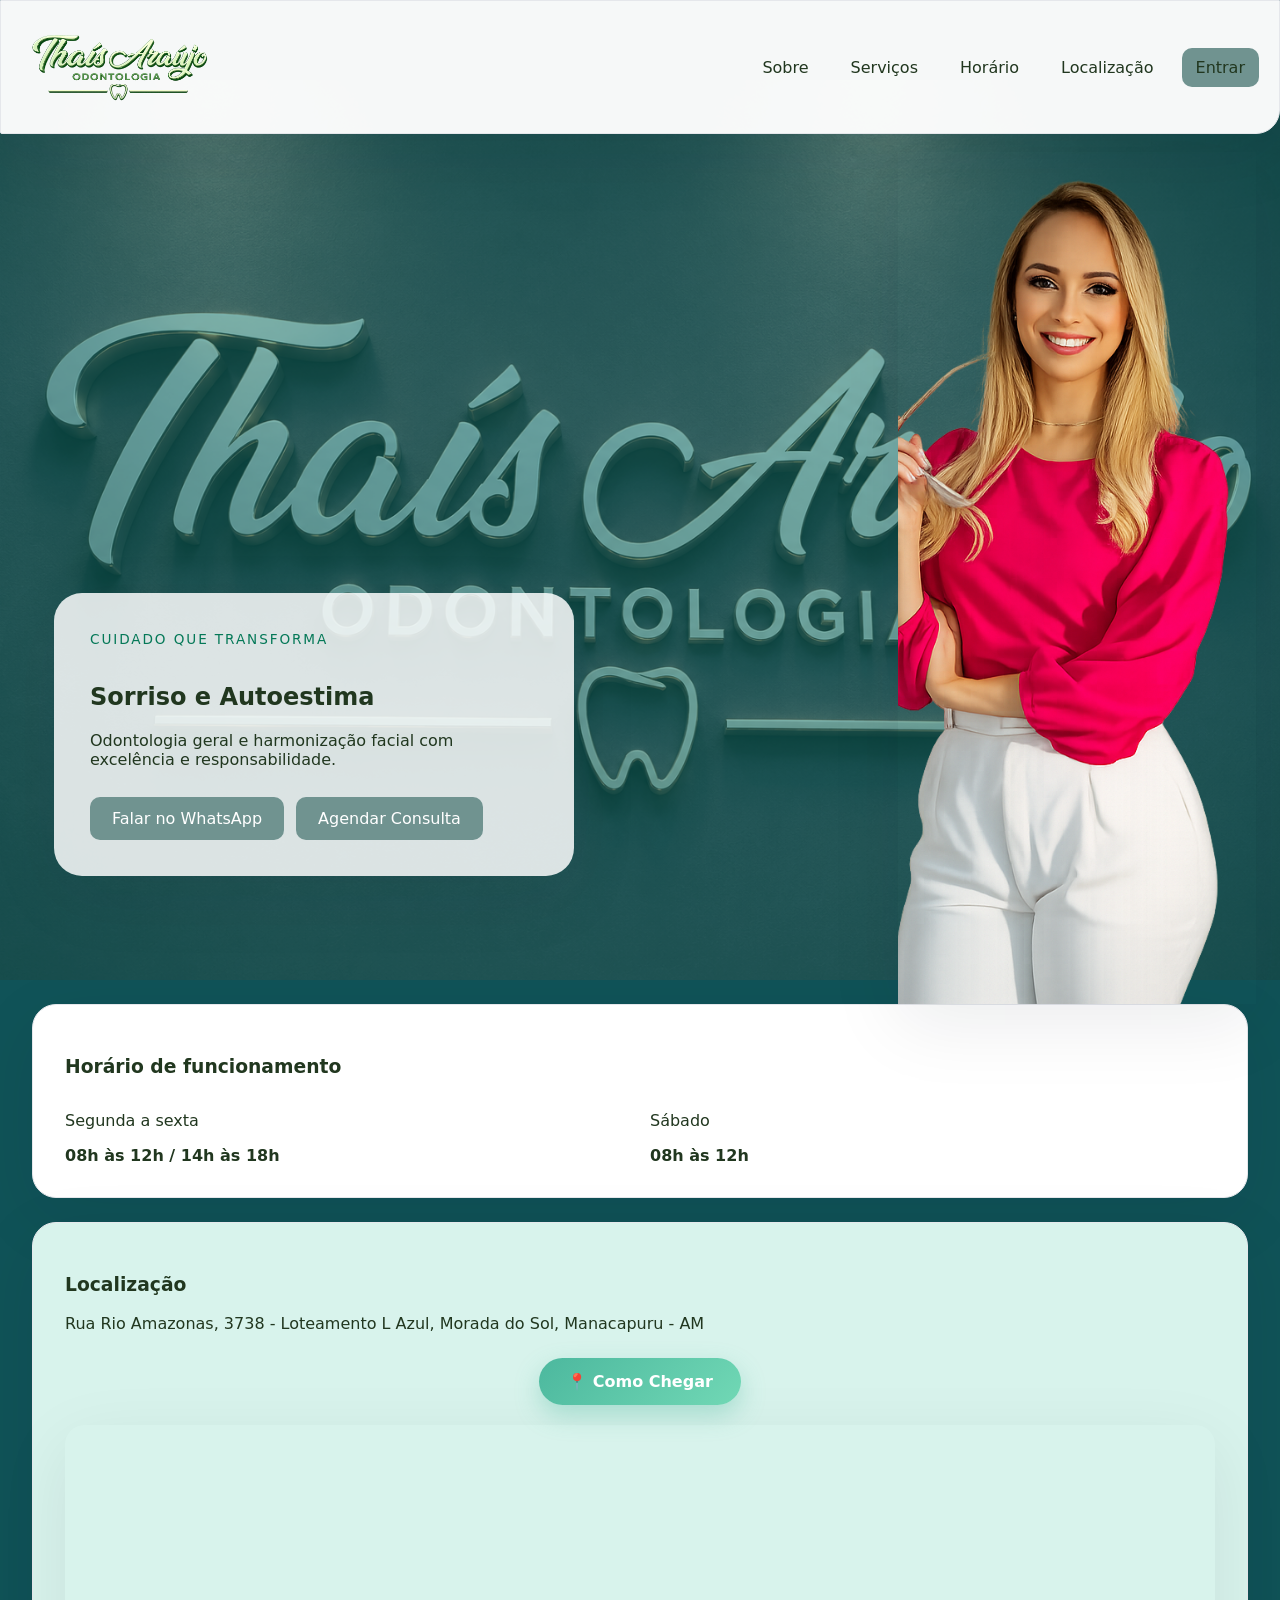
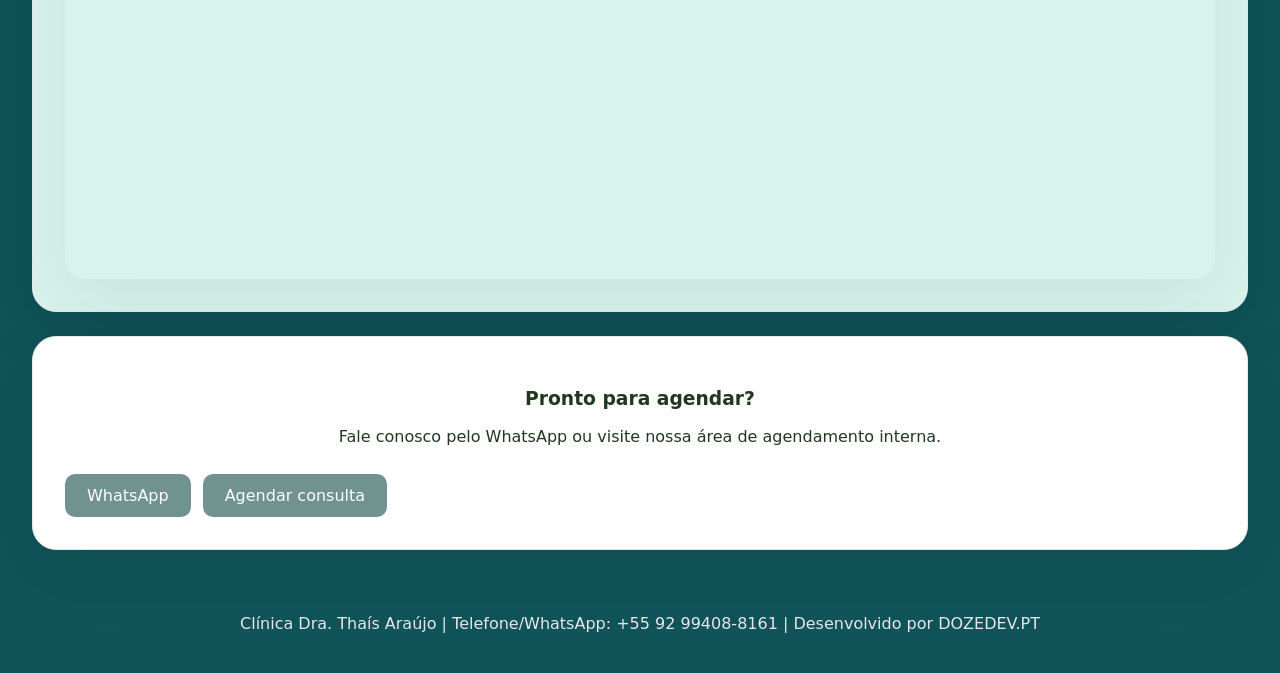
<file: index.html>
<!DOCTYPE html>
<html lang="pt-BR">
<head>
  <meta charset="UTF-8" />
  <meta name="viewport" content="width=device-width, initial-scale=1.0" />
  <title>Clínica Dra. Thaís Araújo</title>
  <link rel="stylesheet" href="css/style.css" />
</head>
<body>
  <header class="site-header">
    <div class="brand">
      <img src="img/logoclinica.png" alt="Logo Clínica Dra. Thaís Araújo" class="brand-logo" />
    </div>
    <nav class="main-nav">
      <a href="about.html">Sobre</a>
      <a href="servicos.html">Serviços</a>
      <a href="#horario">Horário</a>
      <a href="#localizacao">Localização</a>
      <a href="login.html" class="button button-secondary">Entrar</a>
    </nav>
  </header>

  <main>
    <section class="hero hero-home">
      <div class="hero-overlay"></div>
      <div class="hero-card">
        <span class="eyebrow">Cuidado que transforma</span>
        <h1>Sorriso e Autoestima</h1>
        <p>Odontologia geral e harmonização facial com excelência e responsabilidade.</p>
        <div class="hero-actions">
          <a href="https://wa.me/5592994088161" class="button button-primary" target="_blank" rel="noopener">Falar no WhatsApp</a>
          <a href="login.html" class="button button-secondary">Agendar Consulta</a>
        </div>
      </div>
      <div class="hero-side-image"></div>
    </section>

    <div class="welcome-modal-overlay hidden" id="welcomeModal">
      <div class="welcome-modal">
        <button class="modal-close" id="closeWelcomeModal" aria-label="Fechar">×</button>
        <h2>Bem-vindo à Clínica Dra. Thaís Araújo</h2>
        <p>Uma clínica dedicada à saúde bucal e à estética facial, com atendimento humanizado, tecnologia moderna e tratamentos personalizados para todas as idades.</p>
        <div class="home-links modal-links">
          <a href="about.html" class="button button-secondary">Conheça a Clínica</a>
          <a href="servicos.html" class="button button-primary">Veja nossos Serviços</a>
        </div>
      </div>
    </div>

    <section id="horario" class="section-block">
      <h3>Horário de funcionamento</h3>
      <div class="info-grid">
        <div>
          <p>Segunda a sexta</p>
          <strong>08h às 12h / 14h às 18h</strong>
        </div>
        <div>
          <p>Sábado</p>
          <strong>08h às 12h</strong>
        </div>
      </div>
    </section>

    <section id="localizacao" class="section-block alt">
    <h3>Localização</h3>

    <p>
        Rua Rio Amazonas, 3738 - Loteamento L Azul,
        Morada do Sol, Manacapuru - AM
    </p>

    <div class="localizacao-acoes">
    <a
        href="https://www.google.com/maps/search/?api=1&query=Rua+Rio+Amazonas,+3738,+Loteamento+L+Azul,+Morada+do+Sol,+Manacapuru,+AM"
        target="_blank"
        class="btn-mapa">
        📍 Como Chegar
    </a>
</div>
    

    <div class="map-frame">
        <iframe src="https://www.google.com/maps/embed?pb=!1m16!1m12!1m3!1d996.8682499976125!2d-60.64599379081395!3d-3.2800552326695853!2m3!1f0!2f0!3f0!3m2!1i1024!2i768!4f13.1!2m1!1sdra.%20thais%20araujo%20manacapuru!5e1!3m2!1spt-PT!2spt!4v1782836597297!5m2!1spt-PT!2spt" width="600" height="450" style="border:0;" allowfullscreen="" loading="lazy" referrerpolicy="strict-origin-when-cross-origin"></iframe>
    </div>
</section>

    <section class="section-block contact-panel">
      <h3>Pronto para agendar?</h3>
      <p>Fale conosco pelo WhatsApp ou visite nossa área de agendamento interna.</p>
      <div class="hero-actions">
        <a href="https://wa.me/5592994088161" class="button button-primary" target="_blank" rel="noopener">WhatsApp</a>
        <a href="login.html" class="button button-secondary">Agendar consulta</a>
      </div>
    </section>
  </main>

  <footer class="site-footer">
    <p>Clínica Dra. Thaís Araújo | Telefone/WhatsApp: +55 92 99408-8161  |  Desenvolvido por <a href="https://www.dozedev.pt" target="_blank" rel="noopener">DOZEDEV.PT</a>
  </footer>
  <script>
    const siteHeader = document.querySelector('.site-header');
    const welcomeModal = document.getElementById('welcomeModal');
    const closeWelcomeModal = document.getElementById('closeWelcomeModal');

    window.addEventListener('scroll', () => {
      if (!siteHeader) return;
      siteHeader.classList.toggle('hidden', window.scrollY > 20);
    });

    window.addEventListener('load', () => {
      setTimeout(() => {
        welcomeModal.classList.remove('hidden');
      }, 5000);
    });

    closeWelcomeModal.addEventListener('click', () => {
      welcomeModal.classList.add('hidden');
    });

    welcomeModal.addEventListener('click', (event) => {
      if (event.target === welcomeModal) {
        welcomeModal.classList.add('hidden');
      }
    });
  </script>
</body>
</html>
</file>
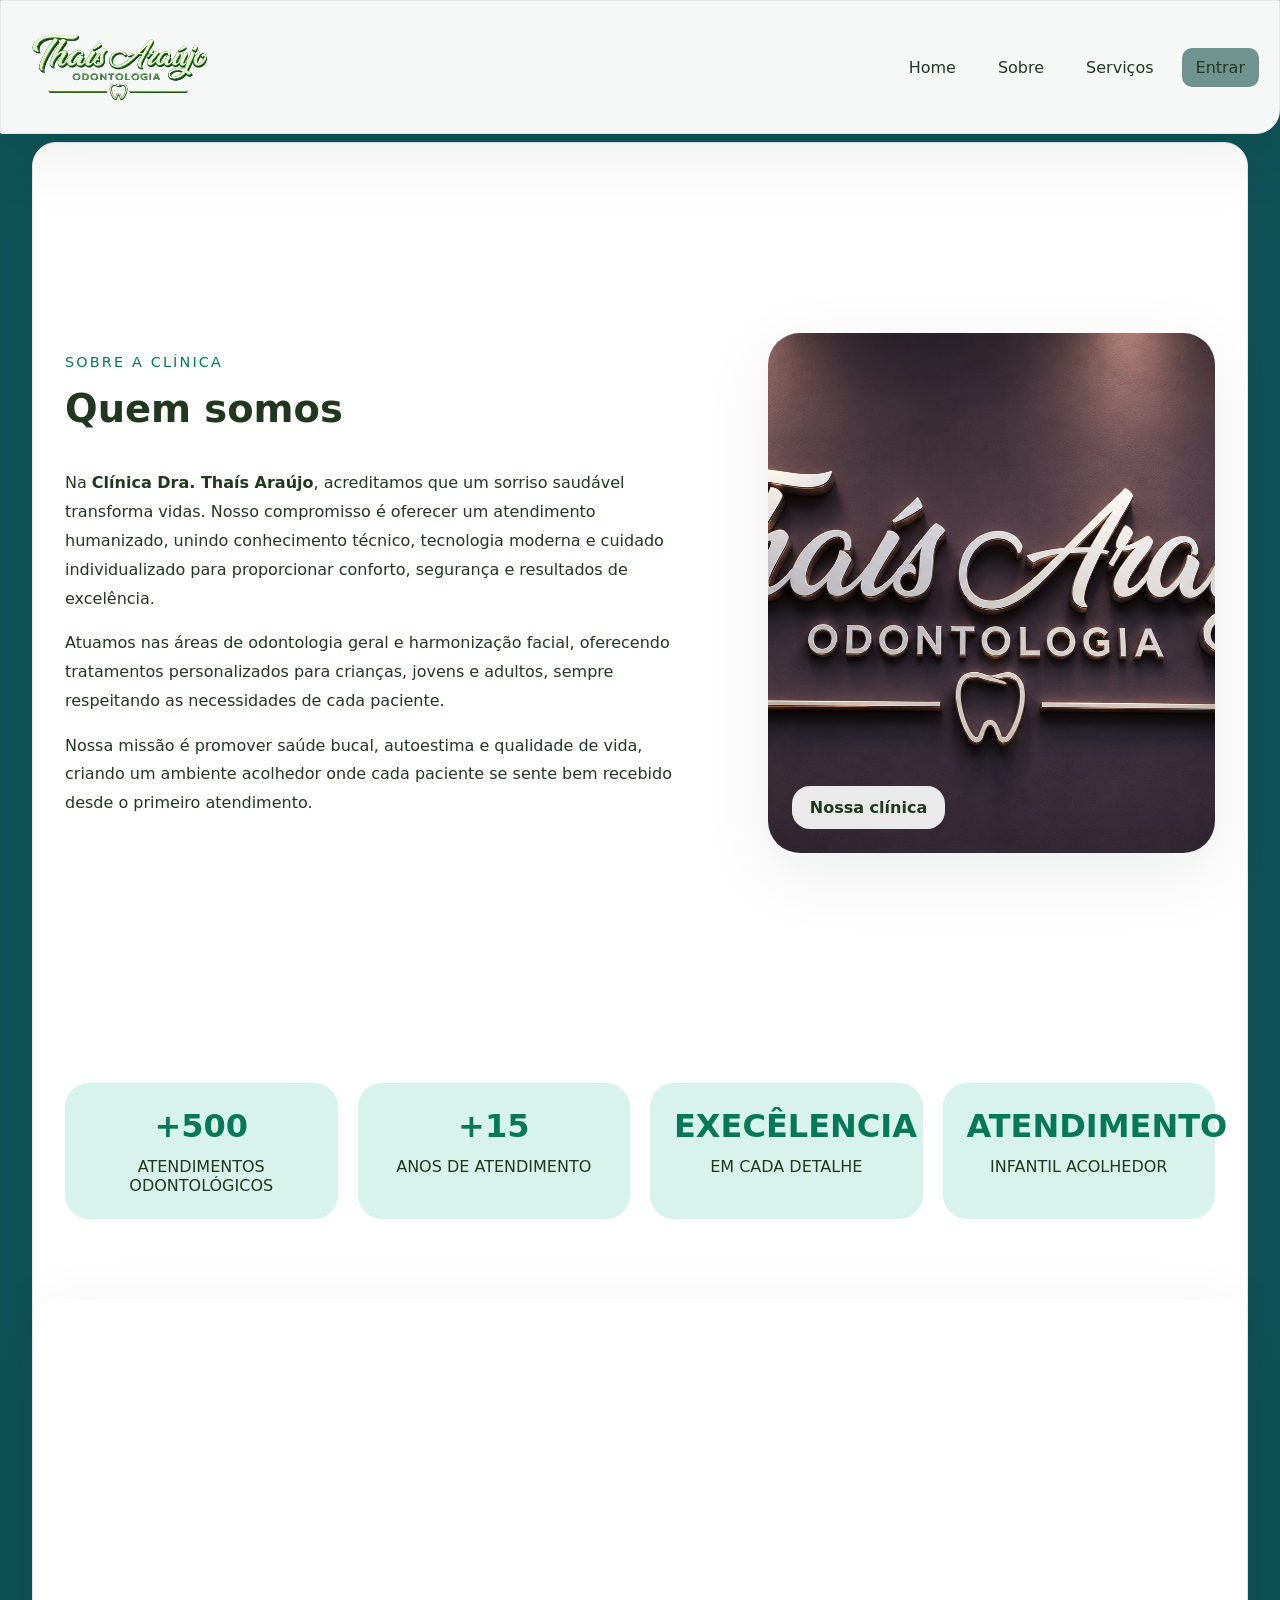
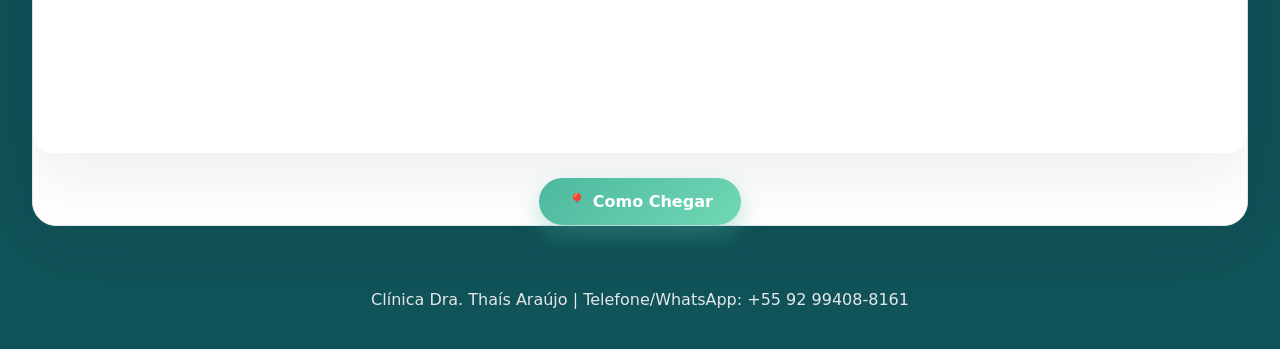
<file: about.html>
<!DOCTYPE html>
<html lang="pt-BR">
<head>
  <meta charset="UTF-8" />
  <meta name="viewport" content="width=device-width, initial-scale=1.0" />
  <title>Sobre a Clínica - Clínica Dra. Thaís Araújo</title>
  <link rel="stylesheet" href="css/style.css" />
</head>
<body>
  <header class="site-header">
    <div class="brand">
      <img src="img/logoclinica.png" alt="Logo Clínica Dra. Thaís Araújo" class="brand-logo" />
    </div>
    <nav class="main-nav">
      <a href="index.html">Home</a>
      <a href="about.html">Sobre</a>
      <a href="servicos.html">Serviços</a>
      <a href="login.html" class="button button-secondary">Entrar</a>
    </nav>
  </header>
<br>
<br>
  <main>
    <section class="section-block sobre-clinica">
      <div class="sobre-layout">
        <div class="sobre-texto">
          <span class="eyebrow">Sobre a clínica</span>
          <h3>Quem somos</h3>
          <p>Na <strong>Clínica Dra. Thaís Araújo</strong>, acreditamos que um sorriso saudável transforma vidas. Nosso compromisso é oferecer um atendimento humanizado, unindo conhecimento técnico, tecnologia moderna e cuidado individualizado para proporcionar conforto, segurança e resultados de excelência.</p>
          <p>Atuamos nas áreas de odontologia geral e harmonização facial, oferecendo tratamentos personalizados para crianças, jovens e adultos, sempre respeitando as necessidades de cada paciente.</p>
          <p>Nossa missão é promover saúde bucal, autoestima e qualidade de vida, criando um ambiente acolhedor onde cada paciente se sente bem recebido desde o primeiro atendimento.</p>
        </div>
        <div class="sobre-image-card">
          <div class="sobre-image-label">Nossa clínica</div>
        </div>
      </div>
      <div class="sobre-metrics">
        <article class="metric-card">
          <strong>+500</strong>
          <p>ATENDIMENTOS ODONTOLÓGICOS</p>
        </article>
        <article class="metric-card">
          <strong>+15</strong>
          <p>ANOS DE ATENDIMENTO</p>
        </article>
        <article class="metric-card">
          <strong>EXECÊLENCIA</strong>
          <p>EM CADA DETALHE</p>
        </article>
        <article class="metric-card">
          <strong>ATENDIMENTO</strong>
          <p>INFANTIL ACOLHEDOR</p>
        </article>
      </div>
      <div class="map-frame">
        <iframe src="https://www.google.com/maps/embed?pb=!1m16!1m12!1m3!1d996.8682499976125!2d-60.64599379081395!3d-3.2800552326695853!2m3!1f0!2f0!3f0!3m2!1i1024!2i768!4f13.1!2m1!1sdra.%20thais%20araujo%20manacapuru!5e1!3m2!1spt-PT!2spt!4v1782836597297!5m2!1spt-PT!2spt"
         width="600" 
         height="450" 
         style="border:0;" 
         allowfullscreen="" loading="lazy" 
         referrerpolicy="strict-origin-when-cross-origin"></iframe>
      </div>

      <div class="localizacao-acoes">
    <a
        href="https://www.google.com/maps/search/?api=1&query=Rua+Rio+Amazonas,+3738,+Loteamento+L+Azul,+Morada+do+Sol,+Manacapuru,+AM"
        target="_blank"
        class="btn-mapa">
        📍 Como Chegar
    </a>
</div>
    </section>
  </main>

  <footer class="site-footer">
    <p>Clínica Dra. Thaís Araújo | Telefone/WhatsApp: +55 92 99408-8161</p>
  </footer>
</body>
</html>
</file>
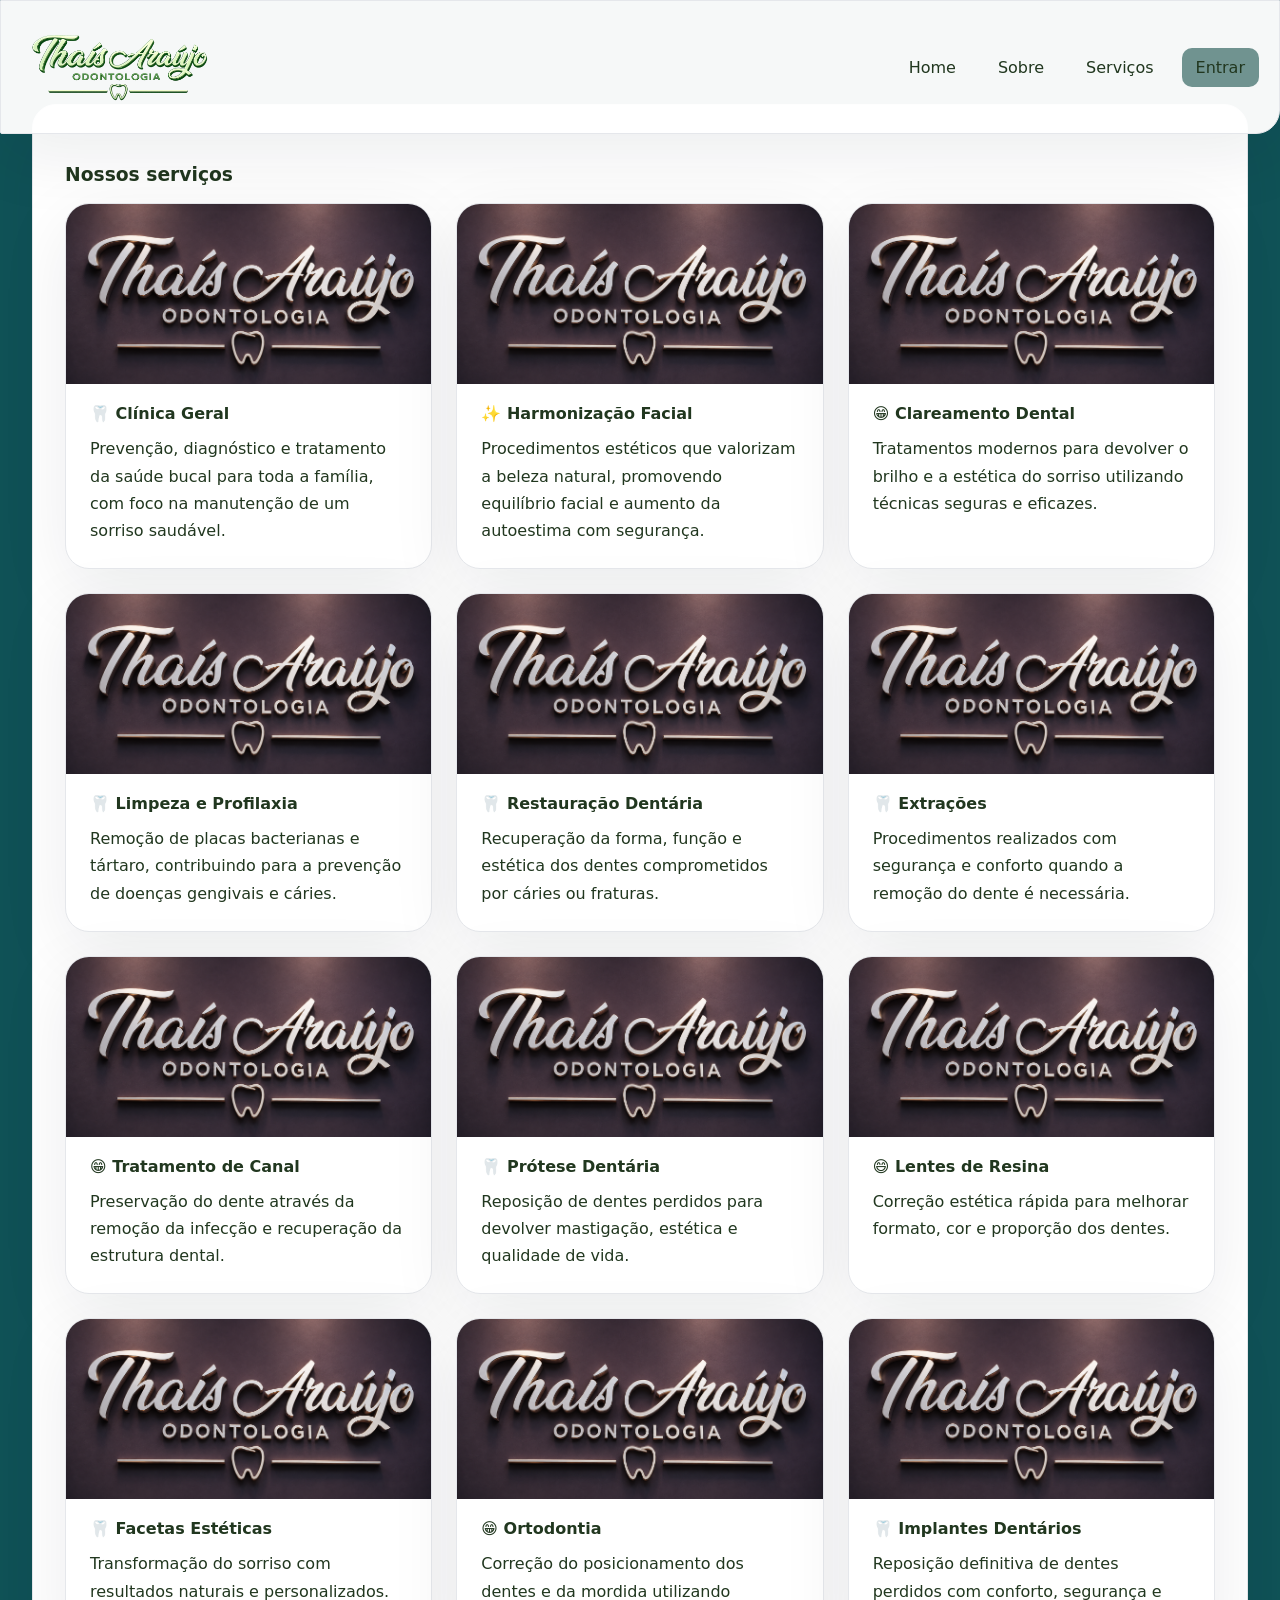
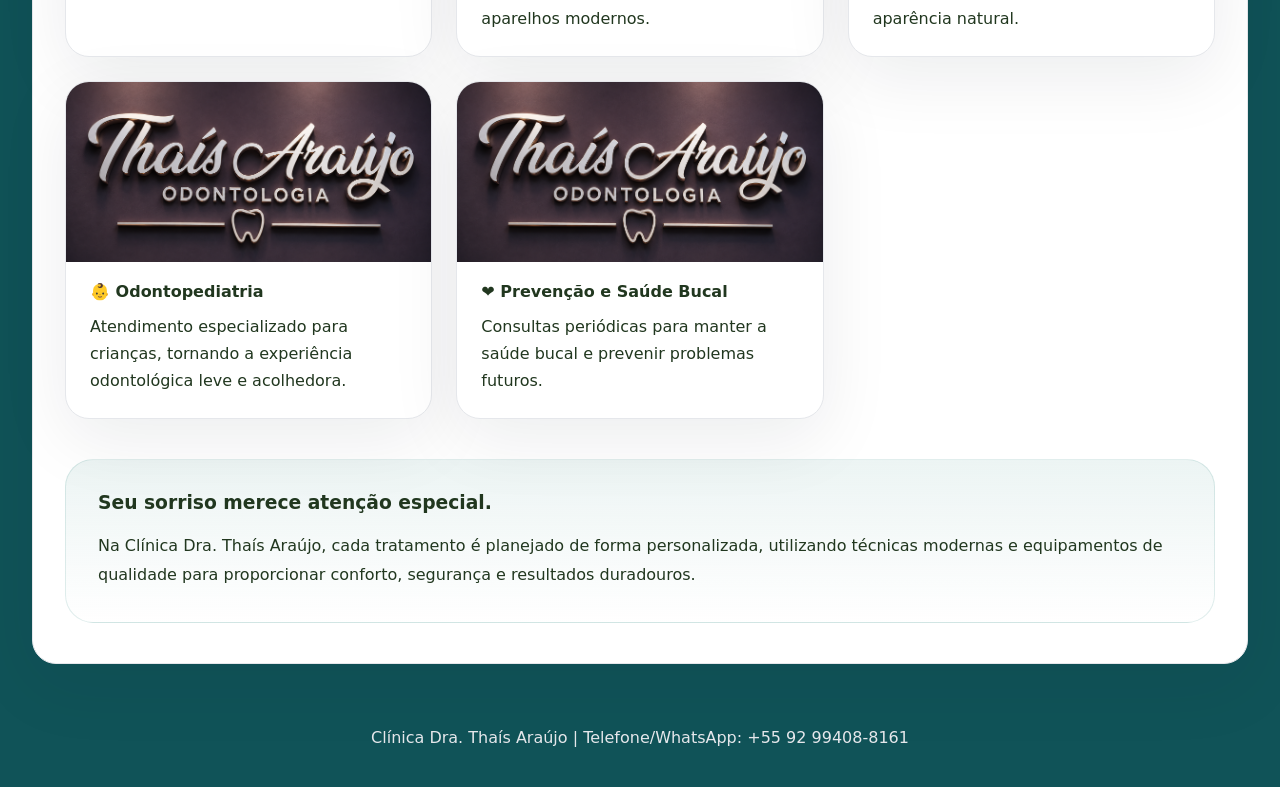
<file: servicos.html>
<!DOCTYPE html>
<html lang="pt-BR">
<head>
  <meta charset="UTF-8" />
  <meta name="viewport" content="width=device-width, initial-scale=1.0" />
  <title>Serviços - Clínica Dra. Thaís Araújo</title>
  <link rel="stylesheet" href="css/style.css" />
</head>
<body>
  <header class="site-header">
    <div class="brand">
      <img src="img/logoclinica.png" alt="Logo Clínica Dra. Thaís Araújo" class="brand-logo" />
    </div>
    <nav class="main-nav">
      <a href="index.html">Home</a>
      <a href="about.html">Sobre</a>
      <a href="servicos.html">Serviços</a>
      <a href="login.html" class="button button-secondary">Entrar</a>
    </nav>
  </header>

  <main>
    <section class="section-block servicos-section">
      <h3>Nossos serviços</h3>
      <div class="servicos-grid">
        <article class="servico-card">
          <div class="servico-image"></div>
          <h4>🦷 Clínica Geral</h4>
          <p>Prevenção, diagnóstico e tratamento da saúde bucal para toda a família, com foco na manutenção de um sorriso saudável.</p>
        </article>
        <article class="servico-card">
          <div class="servico-image"></div>
          <h4>✨ Harmonização Facial</h4>
          <p>Procedimentos estéticos que valorizam a beleza natural, promovendo equilíbrio facial e aumento da autoestima com segurança.</p>
        </article>
        <article class="servico-card">
          <div class="servico-image"></div>
          <h4>😁 Clareamento Dental</h4>
          <p>Tratamentos modernos para devolver o brilho e a estética do sorriso utilizando técnicas seguras e eficazes.</p>
        </article>
        <article class="servico-card">
          <div class="servico-image"></div>
          <h4>🦷 Limpeza e Profilaxia</h4>
          <p>Remoção de placas bacterianas e tártaro, contribuindo para a prevenção de doenças gengivais e cáries.</p>
        </article>
        <article class="servico-card">
          <div class="servico-image"></div>
          <h4>🦷 Restauração Dentária</h4>
          <p>Recuperação da forma, função e estética dos dentes comprometidos por cáries ou fraturas.</p>
        </article>
        <article class="servico-card">
          <div class="servico-image"></div>
          <h4>🦷 Extrações</h4>
          <p>Procedimentos realizados com segurança e conforto quando a remoção do dente é necessária.</p>
        </article>
        <article class="servico-card">
          <div class="servico-image"></div>
          <h4>😁 Tratamento de Canal</h4>
          <p>Preservação do dente através da remoção da infecção e recuperação da estrutura dental.</p>
        </article>
        <article class="servico-card">
          <div class="servico-image"></div>
          <h4>🦷 Prótese Dentária</h4>
          <p>Reposição de dentes perdidos para devolver mastigação, estética e qualidade de vida.</p>
        </article>
        <article class="servico-card">
          <div class="servico-image"></div>
          <h4>😄 Lentes de Resina</h4>
          <p>Correção estética rápida para melhorar formato, cor e proporção dos dentes.</p>
        </article>
        <article class="servico-card">
          <div class="servico-image"></div>
          <h4>🦷 Facetas Estéticas</h4>
          <p>Transformação do sorriso com resultados naturais e personalizados.</p>
        </article>
        <article class="servico-card">
          <div class="servico-image"></div>
          <h4>😁 Ortodontia</h4>
          <p>Correção do posicionamento dos dentes e da mordida utilizando aparelhos modernos.</p>
        </article>
        <article class="servico-card">
          <div class="servico-image"></div>
          <h4>🦷 Implantes Dentários</h4>
          <p>Reposição definitiva de dentes perdidos com conforto, segurança e aparência natural.</p>
        </article>
        <article class="servico-card">
          <div class="servico-image"></div>
          <h4>👶 Odontopediatria</h4>
          <p>Atendimento especializado para crianças, tornando a experiência odontológica leve e acolhedora.</p>
        </article>
        <article class="servico-card">
          <div class="servico-image"></div>
          <h4>❤️ Prevenção e Saúde Bucal</h4>
          <p>Consultas periódicas para manter a saúde bucal e prevenir problemas futuros.</p>
        </article>
      </div>
      <section class="destaque-section">
        <h3>Seu sorriso merece atenção especial.</h3>
        <p>Na Clínica Dra. Thaís Araújo, cada tratamento é planejado de forma personalizada, utilizando técnicas modernas e equipamentos de qualidade para proporcionar conforto, segurança e resultados duradouros.</p>
      </section>
    </section>
  </main>

  <footer class="site-footer">
    <p>Clínica Dra. Thaís Araújo | Telefone/WhatsApp: +55 92 99408-8161</p>
  </footer>
</body>
</html>
</file>
<file: css/style.css>
/* Estilo base para a clínica com cores elegantes e layout responsivo */
:root {
  --bg: #105358;
  --surface: #ffffff;
  --text: #21371f;
  --muted: #2b5338;
  --primary: #709390;
  --primary-soft: #d8f3ec;
  --secondary: #047857;
  --accent: #8b5cf6;
  --border: #e5e7eb;
  --shadow: 0 20px 70px rgba(15, 23, 42, 0.08);
}

* {
  box-sizing: border-box;
}

html {
  scroll-behavior: smooth;
}

body {
  margin: 0;
  font-family: Inter, system-ui, -apple-system, BlinkMacSystemFont, "Segoe UI", sans-serif;
  background: var(--bg);
  color: var(--text);
  min-height: 100vh;
}

img {
  max-width: 100%;
  display: block;
}

a {
  color: inherit;
  text-decoration: none;
}

button,
input,
textarea,
select {
  font: inherit;
}

button {
  cursor: pointer;
}

.site-header {
  display: flex;
  align-items: center;
  justify-content: space-between;
  gap: 18px;
  padding: 1px 20px;
  background: rgba(255, 255, 255, 0.96);
  border: 1px solid var(--border);
  border-radius: 0 0 24px 2px;
  box-shadow: var(--shadow);
  position: absolute;
  top: 0;
  left: 0;
  right: 0;
  width: 100%;
  max-width: none;
  transform: none;
  z-index: 999;
  transition: opacity 0.35s ease, transform 0.35s ease;
}

.site-header.hidden {
  opacity: 0;
  pointer-events: none;
  transform: translateY(-20px);
}

.dashboard-header {
  display: flex;
  align-items: center;
  justify-content: space-between;
  gap: 18px;
  padding: 14px 24px;
  background: rgba(255, 255, 255, 0.96);
  border: 1px solid var(--border);
  border-radius: 24px;
  box-shadow: var(--shadow);
  position: fixed;
  top: 0;
  left: 0;
  right: 0;
  width: 100%;
  z-index: 999;
}

.brand {
  display: flex;
  align-items: center;
  gap: 14px;
}

main {
  padding-top: 80px;
}

.home-intro {
  max-width: 520px;
  margin: 0;
  text-align: left;
  padding: 0;
  position: absolute;
  left: 24px;
  bottom: -160px;
  width: min(520px, calc(100% - 48px));
  z-index: 3;
}

.home-intro-card-content {
  padding: 24px;
}

.home-intro-card {
  background: rgba(255, 255, 255, 0.98);
  border: 1px solid rgba(255, 255, 255, 0.6);
  box-shadow: var(--shadow);
  border-radius: 28px;
  overflow: hidden;
}

.home-intro h2 {
  margin-bottom: 16px;
  font-size: clamp(1.75rem, 2.2vw, 2.5rem);
}

.home-links {
  display: flex;
  justify-content: flex-start;
  flex-wrap: wrap;
  gap: 14px;
  margin-top: 24px;
}

.hero-side-image {
  position: absolute;
  top: 24px;
  right: 24px;
  width: clamp(280px, 24vw, 360px);
  height: calc(100vh - 48px);
  background-image: url("../img/dra.png");
  background-size: cover;
  background-position: center;
  background-repeat: no-repeat;
  border-radius: 32px;
  box-shadow: var(--shadow);
  z-index: 1;
}

.brand-logo {
  width: 190%;
  height: 130px;
  object-fit: contain;
}

.brand h1,
.dashboard-header h1 {
  margin: 0;
  font-size: clamp(1.5rem, 2.2vw, 2rem);
}

.brand p,
small,
.link-secondary,
.site-footer p,
.page-content p,
.card p {
  color: var(--border);
}

.main-nav,
.dashboard-nav {
  display: flex;
  align-items: center;
  gap: 14px;
  flex-wrap: wrap;
}

.main-nav a,
.dashboard-nav a {
  color: var(--text);
  padding: 10px 14px;
  border-radius: 10px;
}

.main-nav a:hover,
.dashboard-nav a:hover {
  background: var(--primary-soft);
}

.button {
  border: none;
  border-radius: 10px;
  padding: 12px 22px;
  background: var(--primary);
  color: #fff;
  transition: transform 0.2s ease, background 0.2s ease;
}

.button:hover {
  transform: translateY(-1px);
  background: var(--secondary);
}

.button-outline {
  background: transparent;
  border: 1px solid var(--primary);
  color: var(--primary);
}

.button-secondary {
  background: var(--primary);
  color: #ffffff;
}

.hero-home {
  position: relative;
  min-height: 100vh;
  display: grid;
  place-items: center;
  padding: 0 24px 24px;
  background-image: url("../img/clinica.png");
  background-size: cover;
  background-position: center;
  background-repeat: no-repeat;
}

.hero-overlay {
  position: absolute;
  inset: 0;
  background: rgba(15, 118, 110, 0.55);
}

/* FOTO DRA */
.hero-side-image {
  position: absolute;
  top: 72px;
  right: 24px;
  bottom: 24px;
  width: clamp(80px, 28vw, 360px);
  background-image: url("../img/dra.png");
  background-size: cover;
  background-position: center;
  background-repeat: no-repeat;
  border-radius: 0px;
  box-shadow: var(--shadow);
  z-index: 1;
}

.hero-card {
  position: absolute;
  bottom: 104px;
  left: 54px;
  max-width: 520px;
  width: min(520px, calc(100% - 80px));
  background: rgba(255, 255, 255, 0.84);
  border-radius: 28px;
  padding: 36px;
  box-shadow: var(--shadow);
  z-index: 2;
  text-align: left;
}

.hero-card .eyebrow {
  display: inline-block;
  margin-bottom: 16px;
  color: var(--secondary);
  text-transform: uppercase;
  letter-spacing: 0.14em;
  font-size: 0.85rem;
}

.hero-card h2 {
  margin: 0 0 18px;
  font-size: clamp(2rem, 3vw, 3.2rem);
  line-height: 1.05;
}

.hero-card p {
  margin: 0;
  color: var(--text);
  max-width: 38rem;
}

.hero-actions {
  display: flex;
  flex-wrap: wrap;
  gap: 12px;
  margin-top: 28px;
}

.section-block,
.contact-panel,
.card {
  background: #ffffff;
  border: 1px solid var(--border);
  border-radius: 24px;
  padding: 32px;
  box-shadow: var(--shadow);
  margin: 24px 32px;
}

.welcome-modal-overlay {
  position: fixed;
  inset: 0;
  background: rgba(15, 23, 42, 0.65);
  display: grid;
  place-items: center;
  padding: 24px;
  z-index: 9999;
}

.welcome-modal-overlay.hidden {
  display: none;
}

.welcome-modal {
  width: min(560px, 100%);
  background: #ffffff;
  border-radius: 28px;
  padding: 32px;
  box-shadow: var(--shadow);
  position: relative;
  text-align: left;
}

.welcome-modal h2 {
  margin-top: 0;
  font-size: clamp(2rem, 2.5vw, 2.6rem);
}

.welcome-modal p {
  margin: 16px 0 0;
  line-height: 1.8;
  color: var(--text);
}

.modal-close {
  position: absolute;
  top: 18px;
  right: 18px;
  border: none;
  background: transparent;
  color: var(--muted);
  font-size: 1.6rem;
  line-height: 1;
  cursor: pointer;
}

.modal-links {
  margin-top: 28px;
}

.modal-links .button {
  min-width: 160px;
}

.section-block.alt,
.card.alt {
  background: var(--primary-soft);
}

.sobre-clinica {
  padding: 0;
}

.sobre-layout {
  display: grid;
  grid-template-columns: 1.5fr 1fr;
  gap: 32px;
  min-height: 100vh;
  align-items: center;
  padding: 60px 32px;
}

.sobre-texto {
  max-width: 620px;
}

.sobre-texto .eyebrow {
  display: inline-block;
  margin-bottom: 16px;
  color: var(--secondary);
  text-transform: uppercase;
  letter-spacing: 0.15em;
  font-size: 0.9rem;
}

.sobre-texto h3 {
  margin-top: 0;
  font-size: clamp(2rem, 3vw, 2.8rem);
}

.sobre-texto p {
  line-height: 1.8;
  color: var(--text);
}

.sobre-image-card {
  position: relative;
  min-height: 520px;
  border-radius: 32px;
  overflow: hidden;
  background-image: url("../img/clinica.png");
  background-size: cover;
  background-position: center;
  box-shadow: var(--shadow);
}

.sobre-image-label {
  position: absolute;
  bottom: 24px;
  left: 24px;
  background: rgba(255, 255, 255, 0.9);
  color: var(--text);
  padding: 12px 18px;
  border-radius: 18px;
  font-weight: 600;
}

.sobre-metrics {
  display: grid;
  grid-template-columns: repeat(4, minmax(180px, 1fr));
  gap: 20px;
  padding: 40px 32px 60px;
}

.metric-card {
  background: var(--primary-soft);
  border: none;
  padding: 24px;
  border-radius: 24px;
  text-align: center;
}

.metric-card strong {
  display: block;
  font-size: 2rem;
  color: var(--secondary);
  margin-bottom: 12px;
}

.metric-card p {
  margin: 0;
  color: var(--text);
}

.servicos-section {
  padding: 40px 32px;
}

.servicos-grid {
  display: grid;
  grid-template-columns: repeat(3, minmax(240px, 1fr));
  gap: 24px;
}

.servico-card {
  background: #ffffff;
  border: 1px solid var(--border);
  border-radius: 24px;
  overflow: hidden;
  display: flex;
  flex-direction: column;
  box-shadow: var(--shadow);
}

.servico-image {
  min-height: 180px;
  background-image: url("../img/clinica.png");
  background-size: cover;
  background-position: center;
  background-repeat: no-repeat;
}

.servico-card h4 {
  margin: 20px 24px 12px;
}

.servico-card p {
  margin: 0 24px 24px;
  line-height: 1.7;
}

.destaque-section {
  margin-top: 40px;
  padding: 32px;
  border-radius: 28px;
  background: linear-gradient(180deg, rgba(15,118,110,.08), rgba(255,255,255,1));
  border: 1px solid rgba(15,118,110,.12);
}

.destaque-section h3 {
  margin-top: 0;
}

.destaque-section p {
  margin: 16px 0 0;
  line-height: 1.8;
}

.map-frame {
  margin-top: 20px;
  border-radius: 20px;
  overflow: hidden;
  box-shadow: var(--shadow);
}

.map-frame iframe {
  width: 100%;
  min-height: 300px;
  border: 0;
}

.container-grid,
.cards-grid,
.info-grid,
.dashboard-grid {
  display: grid;
  gap: 20px;
}

.container-grid {
  grid-template-columns: repeat(auto-fit, minmax(220px, 1fr));
}

.cards-grid {
  grid-template-columns: repeat(auto-fit, minmax(220px, 1fr));
}

.card {
  border: 1px solid var(--border);
}

.card h2,
.card h3,
.card h4 {
  margin-top: 0;
}

.info-grid {
  grid-template-columns: repeat(auto-fit, minmax(200px, 1fr));
}

.map-placeholder {
  min-height: 220px;
  background: linear-gradient(135deg, rgba(15,118,110,.12), rgba(181,219,229,.48));
  border-radius: 18px;
  display: grid;
  place-items: center;
  color: var(--muted);
  font-weight: 600;
}

.contact-panel {
  text-align: center;
}

.site-footer {
  padding: 24px 32px;
  text-align: center;
  color: var(--muted);
}

.page-center {
  min-height: 100vh;
  display: grid;
  place-items: center;
  padding: 24px;
  background-image: url("../img/clinica.png");
  background-size: cover;
  background-position: center;
  background-repeat: no-repeat;
}

.page-center::before {
  content: "";
  position: absolute;
  inset: 0;
  background: rgba(16, 83, 88, 0.55);
  z-index: 0;
}

.auth-card,
.form-card,
.table-card,
.page-content {
  width: min(50%, 980px);
  position: relative;
  z-index: 1;
}

.auth-card {
  background: #ffffff;
  padding: 36px;
  border-radius: 28px;
  box-shadow: var(--shadow);
}

.auth-card h1 {
  margin-bottom: 8px;
}

.auth-card form,
.form-card form {
  display: grid;
  gap: 16px;
}

label {
  display: block;
  font-size: 0.95rem;
  margin-bottom: 6px;
}

input,
textarea,
select {
  width: 100%;
  padding: 14px 16px;
  border-radius: 16px;
  border: 1px solid var(--border);
  background: #fff;
  color: var(--text);
}

textarea {
  min-height: 120px;
  resize: vertical;
}

.form-actions {
  display: flex;
  gap: 12px;
  flex-wrap: wrap;
}

.table-wrapper {
  overflow-x: auto;
}

table {
  width: 100%;
  border-collapse: collapse;
}

thead th {
  text-align: left;
  padding: 14px 12px;
  color: var(--muted);
  border-bottom: 1px solid var(--border);
}

tbody td {
  padding: 14px 12px;
  border-bottom: 1px solid var(--border);
}

.truncate {
  max-width: 200px;
  white-space: nowrap;
  overflow: hidden;
  text-overflow: ellipsis;
}

.input-search,
.filter-row input,
.filter-row button {
  width: 100%;
  max-width: 280px;
}

.filter-row {
  display: flex;
  flex-wrap: wrap;
  gap: 12px;
  align-items: center;
  margin-bottom: 16px;
}

.summary-card {
  padding: 28px;
  text-align: center;
}

.summary-card p {
  font-size: 2rem;
  margin: 12px 0 0;
  color: var(--secondary);
}

.dashboard-grid {
  grid-template-columns: repeat(auto-fit, minmax(220px, 1fr));
  padding: 32px;
}

.wide-card {
  grid-column: span 2;
}

.small-text {
  color: var(--muted);
  font-size: 0.95rem;
}

.link-secondary {
  display: inline-block;
  margin-top: 18px;
  color: var(--primary);
}

@media (max-width: 900px) {
  .hero {
    grid-template-columns: 1fr;
  }

  .site-header,
  .dashboard-header {
    flex-direction: column;
    align-items: flex-start;
  }

  .main-nav,
  .dashboard-nav {
    width: 100%;
    justify-content: flex-start;
  }

  .wide-card {
    grid-column: span 1;
  }
}

@media (max-width: 640px) {
  .site-header,
  .dashboard-header,
  .section-block,
  .card,
  .page-content {
    padding: 20px;
  }

  .hero-actions,
  .form-actions,
  .filter-row {
    flex-direction: column;
    align-items: stretch;
  }
}

.localizacao-acoes{
    margin-top:25px;
    text-align:center;
}

.btn-mapa{
    display:inline-flex;
    align-items:center;
    justify-content:center;
    gap:10px;

    padding:14px 28px;

    background:linear-gradient(135deg,#4CB89E,#71D8B5);
    color:#fff;

    text-decoration:none;
    font-size:16px;
    font-weight:600;

    border-radius:50px;

    transition:.3s;

    box-shadow:0 10px 25px rgba(76,184,158,.35);
}

.btn-mapa:hover{
    transform:translateY(-3px);
    box-shadow:0 15px 35px rgba(76,184,158,.45);
}

.btn-mapa:active{
    transform:scale(.98);
}
</file>
